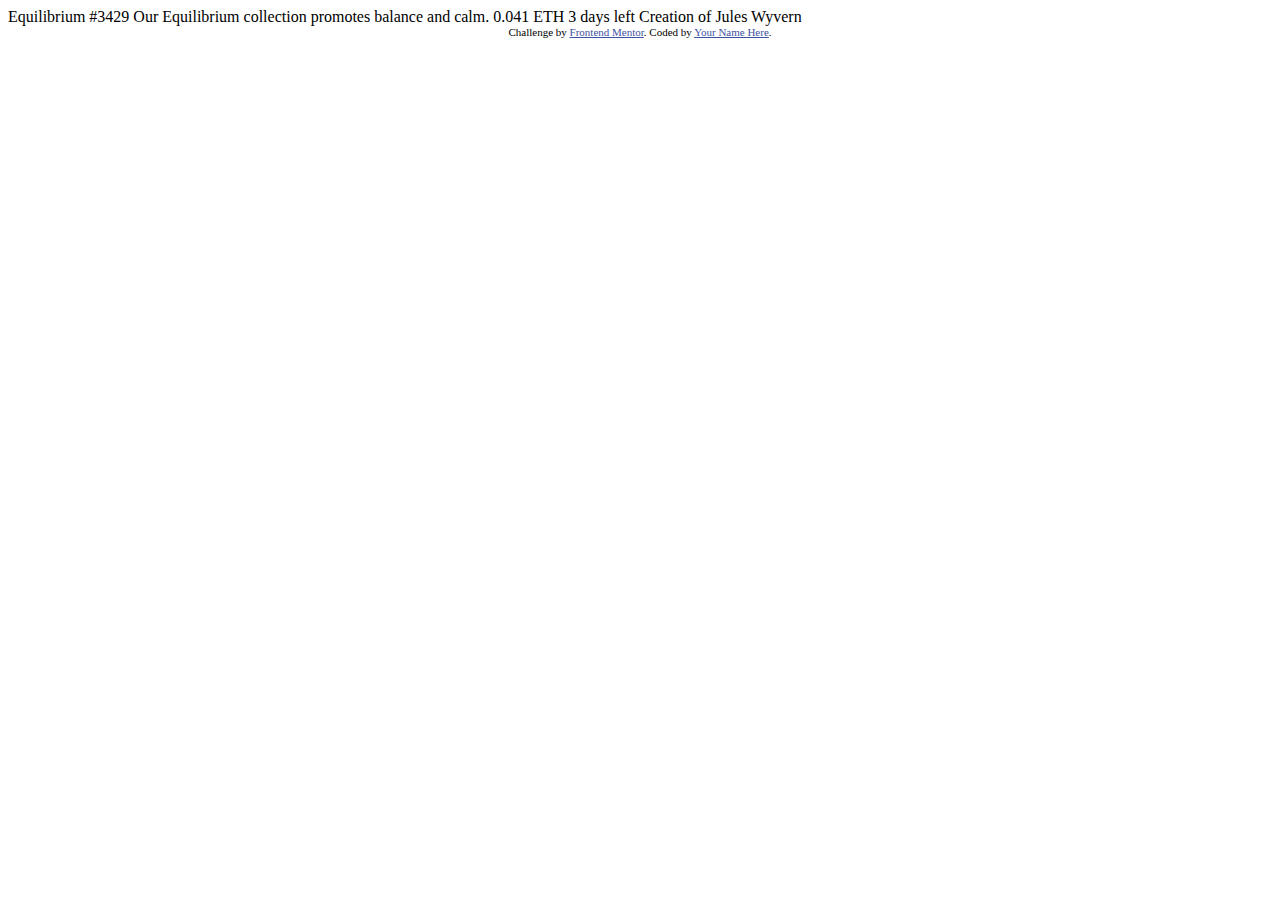
<file: NFT preview card component/index.html>
<!DOCTYPE html>
<html lang="en">
<head>
  <meta charset="UTF-8">
  <meta name="viewport" content="width=device-width, initial-scale=1.0"> <!-- displays site properly based on user's device -->

  <link rel="icon" type="image/png" sizes="32x32" href="./images/favicon-32x32.png">
  
  <title>Frontend Mentor | NFT preview card component</title>

  <!-- Feel free to remove these styles or customise in your own stylesheet 👍 -->
  <style>
    .attribution { font-size: 11px; text-align: center; }
    .attribution a { color: hsl(228, 45%, 44%); }
  </style>
</head>
<body>

  Equilibrium #3429

  Our Equilibrium collection promotes balance and calm.

  0.041 ETH
  3 days left
  
  Creation of Jules Wyvern

  <div class="attribution">
    Challenge by <a href="https://www.frontendmentor.io?ref=challenge" target="_blank">Frontend Mentor</a>. 
    Coded by <a href="#">Your Name Here</a>.
  </div>
</body>
</html>
</file>
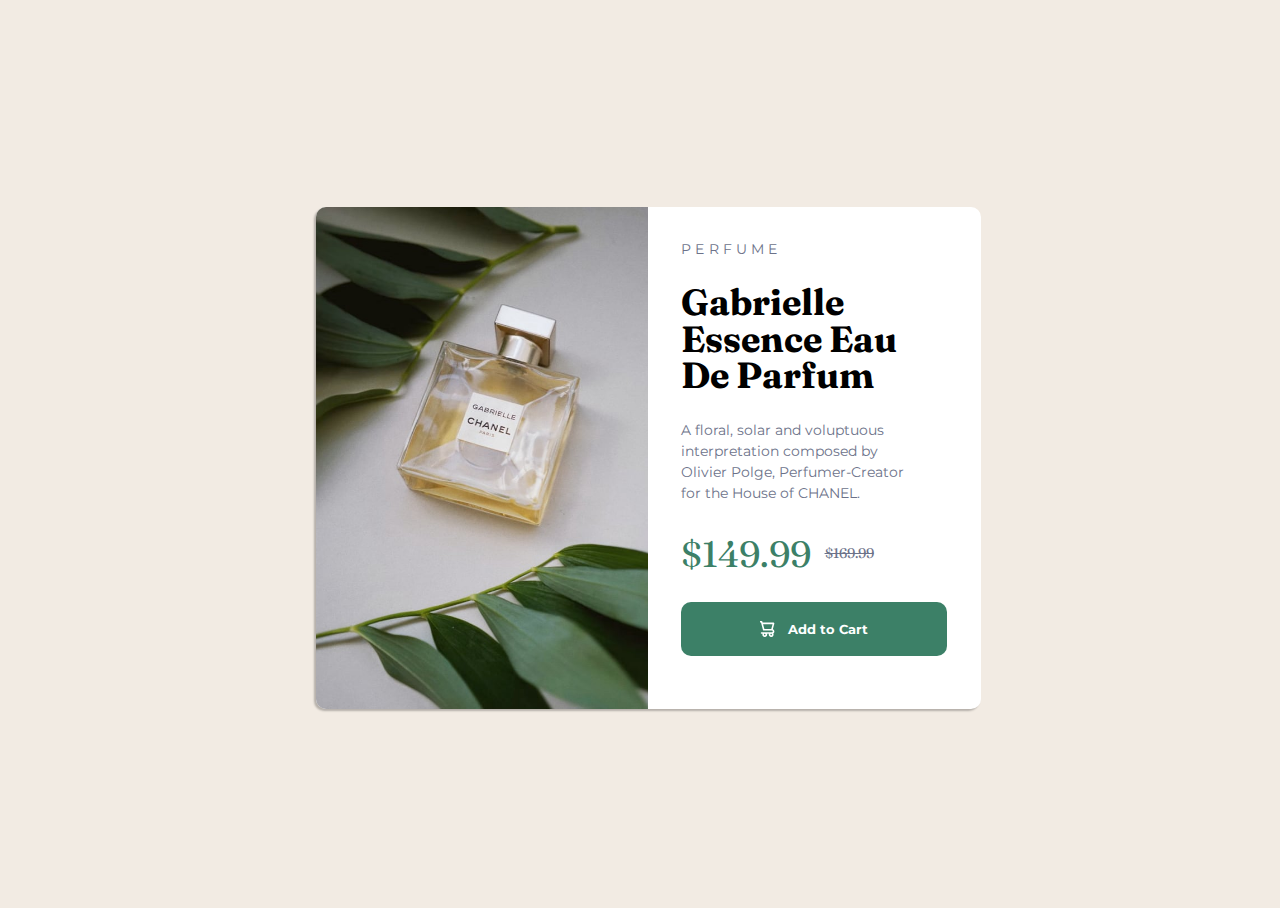
<file: Product preview card component/index.html>
<!DOCTYPE html>
<html lang="en">

<head>
  <meta charset="UTF-8">
  <meta name="viewport" content="width=device-width, initial-scale=1.0">
  <!-- displays site properly based on user's device -->
  <link rel="stylesheet" href="styles.css" type="text/css">

  <link rel="icon" type="image/png" sizes="32x32" href="./images/favicon-32x32.png">

  <title>Frontend Mentor | Product preview card component</title>
</head>

<body>
  <main>
    <div class="card">
      <picture class="card-prw-image">
        <source media="(max-width: 2440px)" srcset="./images/image-product-desktop.jpg">
        <source media="(min-width: 375px)" srcset="./images/image-product-mobile.jpg">
        <img src="./images/image-product-desktop.jpg" alt="Perfume Image">
      </picture>

      <section class="card-desc">
        <div class="card-desc-product">Perfume</div>
        <h1 class="card-desc-h">Gabrielle Essence Eau De Parfum</h1>
        <p class="card-desc-p">A floral, solar and voluptuous interpretation composed by Olivier Polge,
          Perfumer-Creator for the House of CHANEL.</p>
        <section class="card-price">
          <div class="card-price-new">$149.99</div>
          <del class="card-price-old">
            <span class="sr-only">Old price:</span>$169.99
          </del>
        </section>

        <button class="card-buy">
          <img class="card-buy-ico" src="images/icon-cart.svg" alt="Shopping Trolley"></img>
          <p class="card-buy-p">Add to Cart</p>
        </button>
      </section>
    </div>
  </main>

  <!-- <div class="attribution">
    Challenge by <a href="https://www.frontendmentor.io?ref=challenge" target="_blank">Frontend Mentor</a>.
    Coded by <a href="#">Your Name Here</a>.
  </div> -->
</body>

</html>
</file>
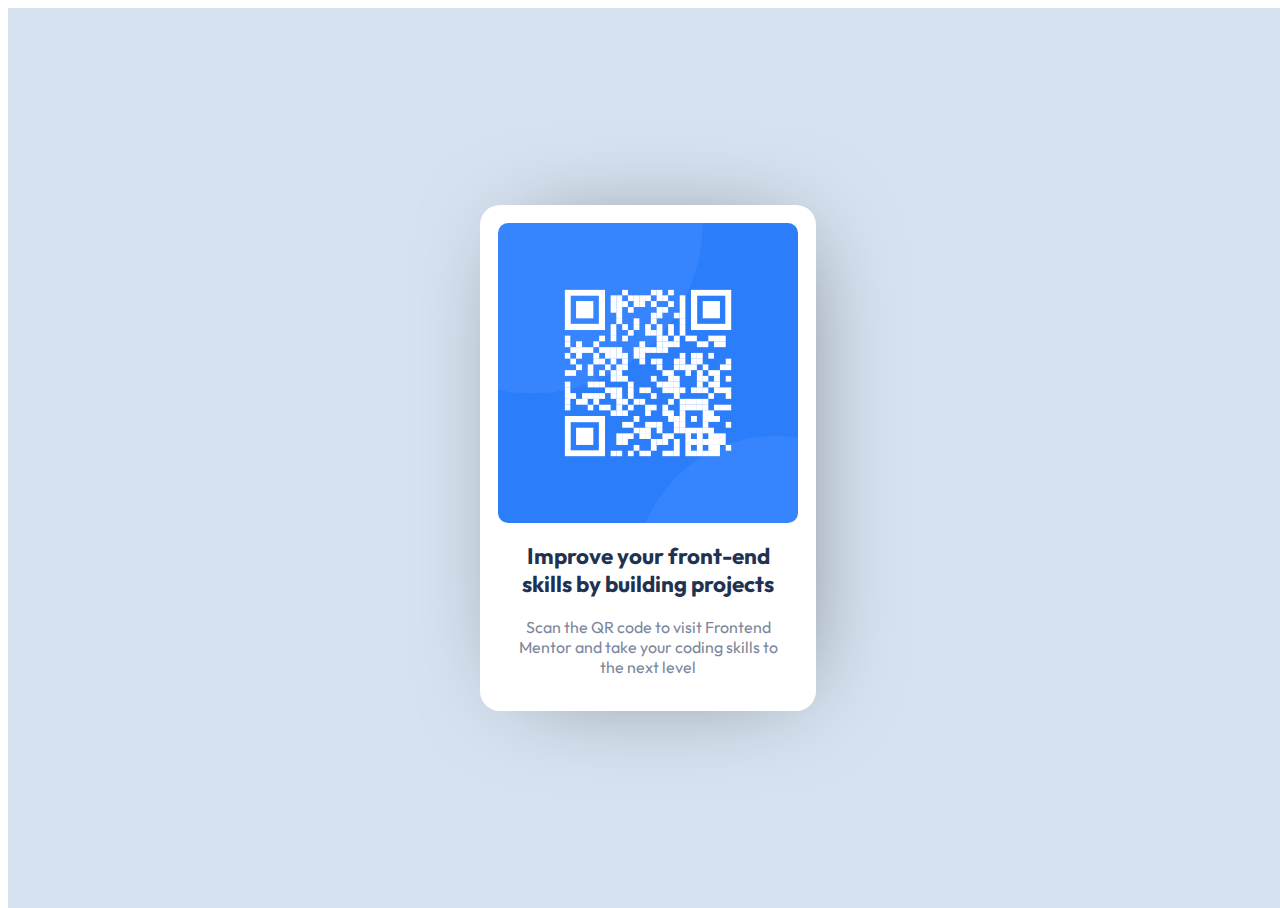
<file: QR code component/index.html>
<!DOCTYPE html>
<html lang="en">

<head>
  <meta charset="UTF-8">
  <meta name="viewport" content="width=device-width, initial-scale=1.0">
  <link rel="stylesheet" href="styles.css" type="text/css">
  <link rel="icon" type="image/png" sizes="32x32" href="./images/favicon-32x32.png">

  <title>Frontend Mentor | QR code component</title>
</head>

<body>
  <main>

    <section id="card">

      <picture class="card-QR">
        <source media="(min-width: 375px)" srcset="./images/image-qr-code.png">
        <img src="./images/image-qr-code.png" alt="QR Code">
      </picture>
      <article class="card-desc">
        <h2>Improve your front-end skills by building projects</h2>
        <P>Scan the QR code to visit Frontend Mentor and take your coding skills to the next level</P>
      </article>

    </section>

  </main>

  <!-- <div class="attribution">
    Challenge by <a href="https://www.frontendmentor.io?ref=challenge" target="_blank">Frontend Mentor</a>.
    Coded by <a href="#">Your Name Here</a>. -->
  </div>
</body>

</html>
</file>
<file: Product preview card component/styles.css>
@import url('https://fonts.googleapis.com/css2?family=Fraunces:opsz,wght@9..144,700&family=Montserrat:wght@500;700&display=swap');

:root {
    --font-size: 14px;

    --text-color: hsl(228, 12%, 48%);
    --price-color: hsl(158, 36%, 37%);
    --bg-color: hsl(30, 38%, 92%);
}

body {
    background-color: var(--bg-color);
}

main {
    /* border: 1px hsl(22, 100%, 54%) solid; */
    font-size: var(--font-size);

    padding: 0;
    margin: auto;
    position: absolute;

    width: 100%;
    height: 100%;

    display: flex;
    align-items: center;
    justify-content: center;
}

.card {
    transform: scale(1);

    background-color: hsl(0, 0%, 100%);
    box-shadow: -2px 2px 2px 0px rgba(0, 0, 0, 0.25);
    overflow: hidden;

    width: 665px;
    height: 500px;
    min-height: 500px;
    height: auto;
    border-radius: 10px;
    box-sizing: content-box;

    display: grid;
    grid-template-columns: 1fr 1fr;
}

.card-prw-image {
    margin: 0;
    padding: 0;
    width: 100%;
    height: 100%;
    overflow: hidden;
}

.card-prw-image img {
    width: inherit;
    height: inherit;
    object-fit: cover;
}

.card-desc {
    padding: 10%;
}

.card-desc-product {
    color: var(--text-color);
    font-family: 'Montserrat', sans-serif;
    letter-spacing: 0.3em;
    text-transform: uppercase;
}


.card-desc-h {
    font-family: 'Fraunces', serif;
    font-size: calc(var(--font-size) * 2.6);
    line-height: 1em;

    margin: 10% 0;
    padding-right: 5%;
}

.card-desc-p {
    color: var(--text-color);
    font-family: 'Montserrat', sans-serif;
    line-height: 1.5em;

    margin: 0;
    padding-right: 15%;
}

.card-price {
    margin: 10% 0;

    display: flex;
    align-items: center;
    width: 100%;
}

.card-price-new {
    color: var(--price-color);
    font-size: calc(var(--font-size) * 2.6);
    font-family: 'Fraunces', serif;
    padding-right: 5%;
    font-weight: normal;
}

.sr-only:not(:focus):not(:active) {
    clip: rect(0 0 0 0);
    clip-path: inset(50%);
    height: 1px;
    overflow: hidden;
    position: absolute;
    white-space: nowrap;
    width: 1px;
}

.card-price-old {
    color: var(--text-color);
    font-family: 'Fraunces', serif;
}

.card-buy {
    background-color: var(--price-color);
    border: none;
    border-radius: 10px;

    width: 100%;
    height: 4em;

    display: flex;
    align-items: center;
    justify-content: center;
}

.card-buy:hover {
    background-color: hsl(158, 36%, 17%);
    cursor: pointer;
}

.card-buy-ico {
    margin-right: 5%;
}

.card-buy-p {
    color: hsl(0, 0%, 100%);
    font-family: 'Montserrat', sans-serif;
    font-weight: bold;
}

@media (width <=375px) {
    .card {
        width: 500px;
        height: 665px;

        grid-template-columns: none;
    }

    .card-desc {
        padding: 5%
    }

    .card-desc-h,
    .card-price {
        margin: 5% 0;
    }
}
















.attribution {
    font-size: 11px;
    text-align: center;
}

.attribution a {
    color: hsl(228, 45%, 44%);
}
</file>
<file: QR code component/styles.css>
@import url('https://fonts.googleapis.com/css2?family=Outfit:wght@400;700&display=swap');

:root {
    --font-size: 16px;
    --picture-size: 300px;
}

main {
    background-color: hsl(212, 45%, 89%);
    font-size: var(--font-size);

    padding: 0;
    margin: auto;
    position: absolute;

    width: 100%;
    height: 100%;

    display: flex;
    align-items: center;
    justify-content: center;
}

#card {
    font-size: var(--font-size);
    font-family: 'Outfit', sans-serif;

    background-color: hsl(0, 0%, 100%);
    border-radius: 20px;
    box-shadow: 10px 2px 100px -35px rgba(0, 0, 0, 0.5);

    padding: 18px;
    margin: auto;
    position: absolute;

    display: grid;
    place-items: center;
    align-items: center;
    justify-content: center;

    max-width: var(--picture-size);
}

.card-QR {
    width: var(--picture-size);
    height: var(--picture-size);
}

.card-QR img {
    border-radius: 10px;

    width: inherit;
    height: inherit;

    object-fit: cover;
}

.card-desc {
    max-width: var(--picture-size);
    padding: 0 15px;
}

.card-desc h2 {
    font-size: calc(var(--font-size) + 40%);
    color: hsl(218, 44%, 22%);
    text-align: center;
    font-weight: 700;

    padding: 0;
}

.card-desc p {
    color: hsl(220, 15%, 55%);
    text-align: center;
    font-weight: 400;
}

@media (width <=375px) {
    :root {
        --font-size: 10px;
        --picture-size: 200px;
    }

    #card {
        padding: 10px;
    }
}














.attribution {
    font-size: 12px;
    text-align: center;
}

.attribution a {
    color: hsl(228, 45%, 44%);
}
</file>
